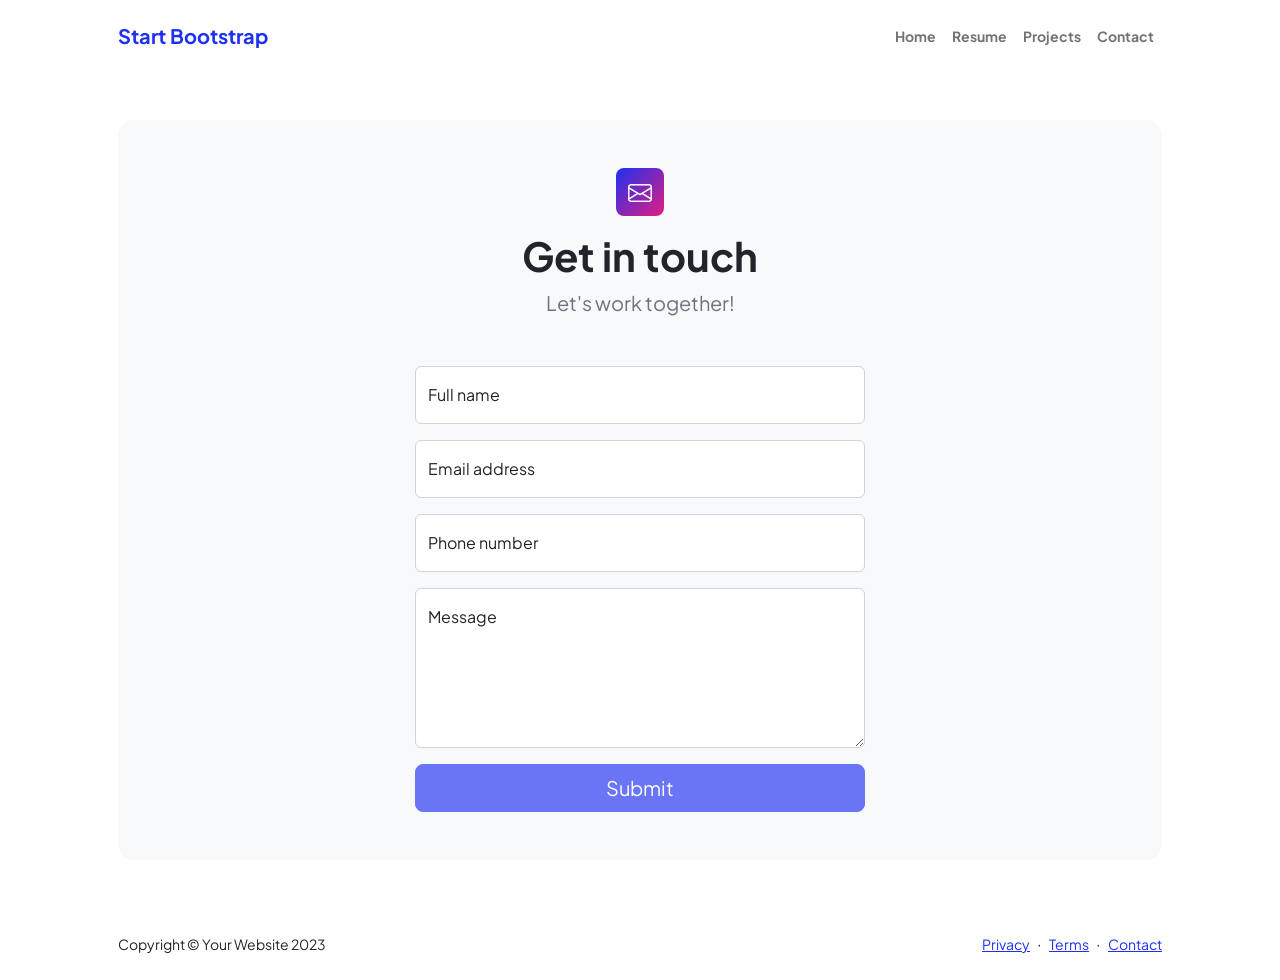
<file: contact.html>
<!DOCTYPE html>
<html lang="en">
    <head>
        <meta charset="utf-8" />
        <meta name="viewport" content="width=device-width, initial-scale=1, shrink-to-fit=no" />
        <meta name="description" content />
        <meta name="author" content />
        <title>Modern Business - Start Bootstrap Template</title>
        <!-- Favicon-->
        <link rel="icon" type="image/x-icon" href="assets/favicon.ico" />
        <!-- Custom Google font-->
        <link rel="preconnect" href="https://fonts.googleapis.com" />
        <link rel="preconnect" href="https://fonts.gstatic.com" crossorigin />
        <link href="https://fonts.googleapis.com/css2?family=Plus+Jakarta+Sans:wght@100;200;300;400;500;600;700;800;900&amp;display=swap" rel="stylesheet" />
        <!-- Bootstrap icons-->
        <link href="https://cdn.jsdelivr.net/npm/bootstrap-icons@1.8.1/font/bootstrap-icons.css" rel="stylesheet" />
        <!-- Core theme CSS (includes Bootstrap)-->
        <link href="css/styles.css" rel="stylesheet" />
    </head>
    <body class="d-flex flex-column">
        <main class="flex-shrink-0">
            <!-- Navigation-->
            <nav class="navbar navbar-expand-lg navbar-light bg-white py-3">
                <div class="container px-5">
                    <a class="navbar-brand" href="index.html"><span class="fw-bolder text-primary">Start Bootstrap</span></a>
                    <button class="navbar-toggler" type="button" data-bs-toggle="collapse" data-bs-target="#navbarSupportedContent" aria-controls="navbarSupportedContent" aria-expanded="false" aria-label="Toggle navigation"><span class="navbar-toggler-icon"></span></button>
                    <div class="collapse navbar-collapse" id="navbarSupportedContent">
                        <ul class="navbar-nav ms-auto mb-2 mb-lg-0 small fw-bolder">
                            <li class="nav-item"><a class="nav-link" href="index.html">Home</a></li>
                            <li class="nav-item"><a class="nav-link" href="resume.html">Resume</a></li>
                            <li class="nav-item"><a class="nav-link" href="projects.html">Projects</a></li>
                            <li class="nav-item"><a class="nav-link" href="contact.html">Contact</a></li>
                        </ul>
                    </div>
                </div>
            </nav>
            <!-- Page content-->
            <section class="py-5">
                <div class="container px-5">
                    <!-- Contact form-->
                    <div class="bg-light rounded-4 py-5 px-4 px-md-5">
                        <div class="text-center mb-5">
                            <div class="feature bg-primary bg-gradient-primary-to-secondary text-white rounded-3 mb-3"><i class="bi bi-envelope"></i></div>
                            <h1 class="fw-bolder">Get in touch</h1>
                            <p class="lead fw-normal text-muted mb-0">Let's work together!</p>
                        </div>
                        <div class="row gx-5 justify-content-center">
                            <div class="col-lg-8 col-xl-6">
                                <!-- * * * * * * * * * * * * * * *-->
                                <!-- * * SB Forms Contact Form * *-->
                                <!-- * * * * * * * * * * * * * * *-->
                                <!-- This form is pre-integrated with SB Forms.-->
                                <!-- To make this form functional, sign up at-->
                                <!-- https://startbootstrap.com/solution/contact-forms-->
                                <!-- to get an API token!-->
                                <form id="contactForm" data-sb-form-api-token="API_TOKEN">
                                    <!-- Name input-->
                                    <div class="form-floating mb-3">
                                        <input class="form-control" id="name" type="text" placeholder="Enter your name..." data-sb-validations="required" />
                                        <label for="name">Full name</label>
                                        <div class="invalid-feedback" data-sb-feedback="name:required">A name is required.</div>
                                    </div>
                                    <!-- Email address input-->
                                    <div class="form-floating mb-3">
                                        <input class="form-control" id="email" type="email" placeholder="name@example.com" data-sb-validations="required,email" />
                                        <label for="email">Email address</label>
                                        <div class="invalid-feedback" data-sb-feedback="email:required">An email is required.</div>
                                        <div class="invalid-feedback" data-sb-feedback="email:email">Email is not valid.</div>
                                    </div>
                                    <!-- Phone number input-->
                                    <div class="form-floating mb-3">
                                        <input class="form-control" id="phone" type="tel" placeholder="(123) 456-7890" data-sb-validations="required" />
                                        <label for="phone">Phone number</label>
                                        <div class="invalid-feedback" data-sb-feedback="phone:required">A phone number is required.</div>
                                    </div>
                                    <!-- Message input-->
                                    <div class="form-floating mb-3">
                                        <textarea class="form-control" id="message" type="text" placeholder="Enter your message here..." style="height: 10rem" data-sb-validations="required"></textarea>
                                        <label for="message">Message</label>
                                        <div class="invalid-feedback" data-sb-feedback="message:required">A message is required.</div>
                                    </div>
                                    <!-- Submit success message-->
                                    <!---->
                                    <!-- This is what your users will see when the form-->
                                    <!-- has successfully submitted-->
                                    <div class="d-none" id="submitSuccessMessage">
                                        <div class="text-center mb-3">
                                            <div class="fw-bolder">Form submission successful!</div>
                                            To activate this form, sign up at
                                            <br />
                                            <a href="https://startbootstrap.com/solution/contact-forms">https://startbootstrap.com/solution/contact-forms</a>
                                        </div>
                                    </div>
                                    <!-- Submit error message-->
                                    <!---->
                                    <!-- This is what your users will see when there is-->
                                    <!-- an error submitting the form-->
                                    <div class="d-none" id="submitErrorMessage"><div class="text-center text-danger mb-3">Error sending message!</div></div>
                                    <!-- Submit Button-->
                                    <div class="d-grid"><button class="btn btn-primary btn-lg disabled" id="submitButton" type="submit">Submit</button></div>
                                </form>
                            </div>
                        </div>
                    </div>
                </div>
            </section>
        </main>
        <!-- Footer-->
        <footer class="bg-white py-4 mt-auto">
            <div class="container px-5">
                <div class="row align-items-center justify-content-between flex-column flex-sm-row">
                    <div class="col-auto"><div class="small m-0">Copyright &copy; Your Website 2023</div></div>
                    <div class="col-auto">
                        <a class="small" href="#!">Privacy</a>
                        <span class="mx-1">&middot;</span>
                        <a class="small" href="#!">Terms</a>
                        <span class="mx-1">&middot;</span>
                        <a class="small" href="#!">Contact</a>
                    </div>
                </div>
            </div>
        </footer>
        <!-- Bootstrap core JS-->
        <script src="https://cdn.jsdelivr.net/npm/bootstrap@5.2.3/dist/js/bootstrap.bundle.min.js"></script>
        <!-- Core theme JS-->
        <script src="js/scripts.js"></script>
        <!-- * * * * * * * * * * * * * * * * * * * * * * * * * * * * * * * * * * * * * * * *-->
        <!-- * *                               SB Forms JS                               * *-->
        <!-- * * Activate your form at https://startbootstrap.com/solution/contact-forms * *-->
        <!-- * * * * * * * * * * * * * * * * * * * * * * * * * * * * * * * * * * * * * * * *-->
        <script src="https://cdn.startbootstrap.com/sb-forms-latest.js"></script>
    </body>
</html>
</file>
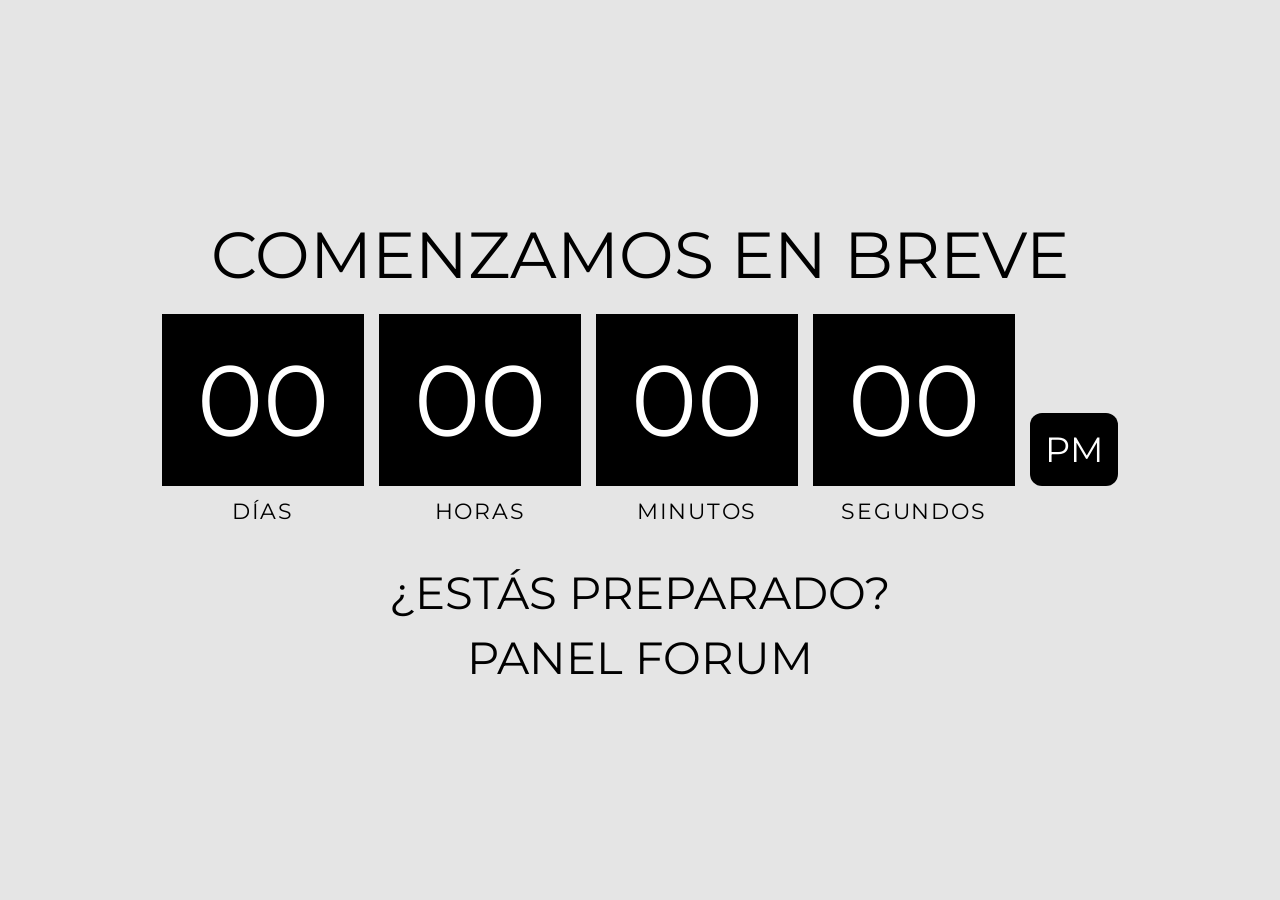
<file: hora.html>
<!DOCTYPE html>
<html lang="es">
<head>
<meta charset="UTF-8">
<meta name="viewport" content="width=device-width, initial-scale=1.0">
<title>Cuenta Regresiva</title>

<link href="https://fonts.googleapis.com/css2?family=Montserrat:wght@700&display=swap" rel="stylesheet">

<style>
body{
    margin:0;
    background:#e5e5e5;
    font-family:'Montserrat', sans-serif;
    display:flex;
    flex-direction:column;
    justify-content:center;
    align-items:center;
    height:100vh;
}

.titulo{
    font-size:65px;
    margin-bottom:20px;
    text-align:center;
}

.reloj{
    display:flex;
    align-items:flex-end;
    gap:15px;
    flex-wrap:wrap;
    justify-content:center;
}

.col{
    display:flex;
    flex-direction:column;
    align-items:center;
    gap:12px;
}

.label{
    font-size:22px;
    color:black;
    text-transform:uppercase;
    letter-spacing:0.08em;
}

.caja{
    background:black;
    color:white;
    font-size:100px;
    padding:25px 35px;
    text-align:center;
    min-width:110px;
}

.pm{
    background:black;
    color:white;
    font-size:35px;
    padding:15px;
    border-radius:12px;
}

.sub{
    margin-top:40px;
    font-size:45px;
    text-align:center;
}

.sub2{
    margin-top:10px;
    font-size:45px;
    text-align:center;
}

@media (max-width: 900px){
    .titulo{
        font-size:40px;
    }

    .caja{
        font-size:60px;
        min-width:80px;
        padding:20px;
    }

    .sub,
    .sub2{
        font-size:30px;
    }
}
</style>
</head>

<body>

<div class="titulo">COMENZAMOS EN BREVE</div>

<div class="reloj">

    <div class="col">
        <div class="caja" id="dias">00</div>
        <div class="label">Días</div>
    </div>

    <div class="col">
        <div class="caja" id="hora">00</div>
        <div class="label">Horas</div>
    </div>

    <div class="col">
        <div class="caja" id="min">00</div>
        <div class="label">Minutos</div>
    </div>

    <div class="col">
        <div class="caja" id="seg">00</div>
        <div class="label">Segundos</div>
    </div>

    <div class="col">
        <div class="pm" id="ampm">PM</div>
        <div class="label">&nbsp;</div>
    </div>

</div>

<div class="sub">¿ESTÁS PREPARADO?</div>
<div class="sub2">PANEL FORUM</div>

<script>

function getObjetivo() {
    return new Date(
        2026, // año
        5,    // junio (0=enero, 5=junio)
        20,   // día
        16,   // hora (4 PM)
        30,   // minutos
        0,
        0
    );
}

function actualizarCuenta() {

    const ahora = new Date();
    const objetivo = getObjetivo();

    let diferencia = objetivo - ahora;

    if (diferencia <= 0) {
        document.getElementById('dias').textContent = '00';
        document.getElementById('hora').textContent = '00';
        document.getElementById('min').textContent = '00';
        document.getElementById('seg').textContent = '00';
        document.getElementById('ampm').textContent = 'PM';
        return;
    }

    const dias = Math.floor(diferencia / (1000 * 60 * 60 * 24));
    diferencia -= dias * (1000 * 60 * 60 * 24);

    const horas = Math.floor(diferencia / (1000 * 60 * 60));
    diferencia -= horas * (1000 * 60 * 60);

    const minutos = Math.floor(diferencia / (1000 * 60));
    diferencia -= minutos * (1000 * 60);

    const segundos = Math.floor(diferencia / 1000);

    document.getElementById('dias').textContent =
        dias < 10 ? '0' + dias : dias;

    document.getElementById('hora').textContent =
        horas < 10 ? '0' + horas : horas;

    document.getElementById('min').textContent =
        minutos < 10 ? '0' + minutos : minutos;

    document.getElementById('seg').textContent =
        segundos < 10 ? '0' + segundos : segundos;

    document.getElementById('ampm').textContent = 'PM';
}

actualizarCuenta();
setInterval(actualizarCuenta, 1000);

</script>

</body>
</html>
</file>
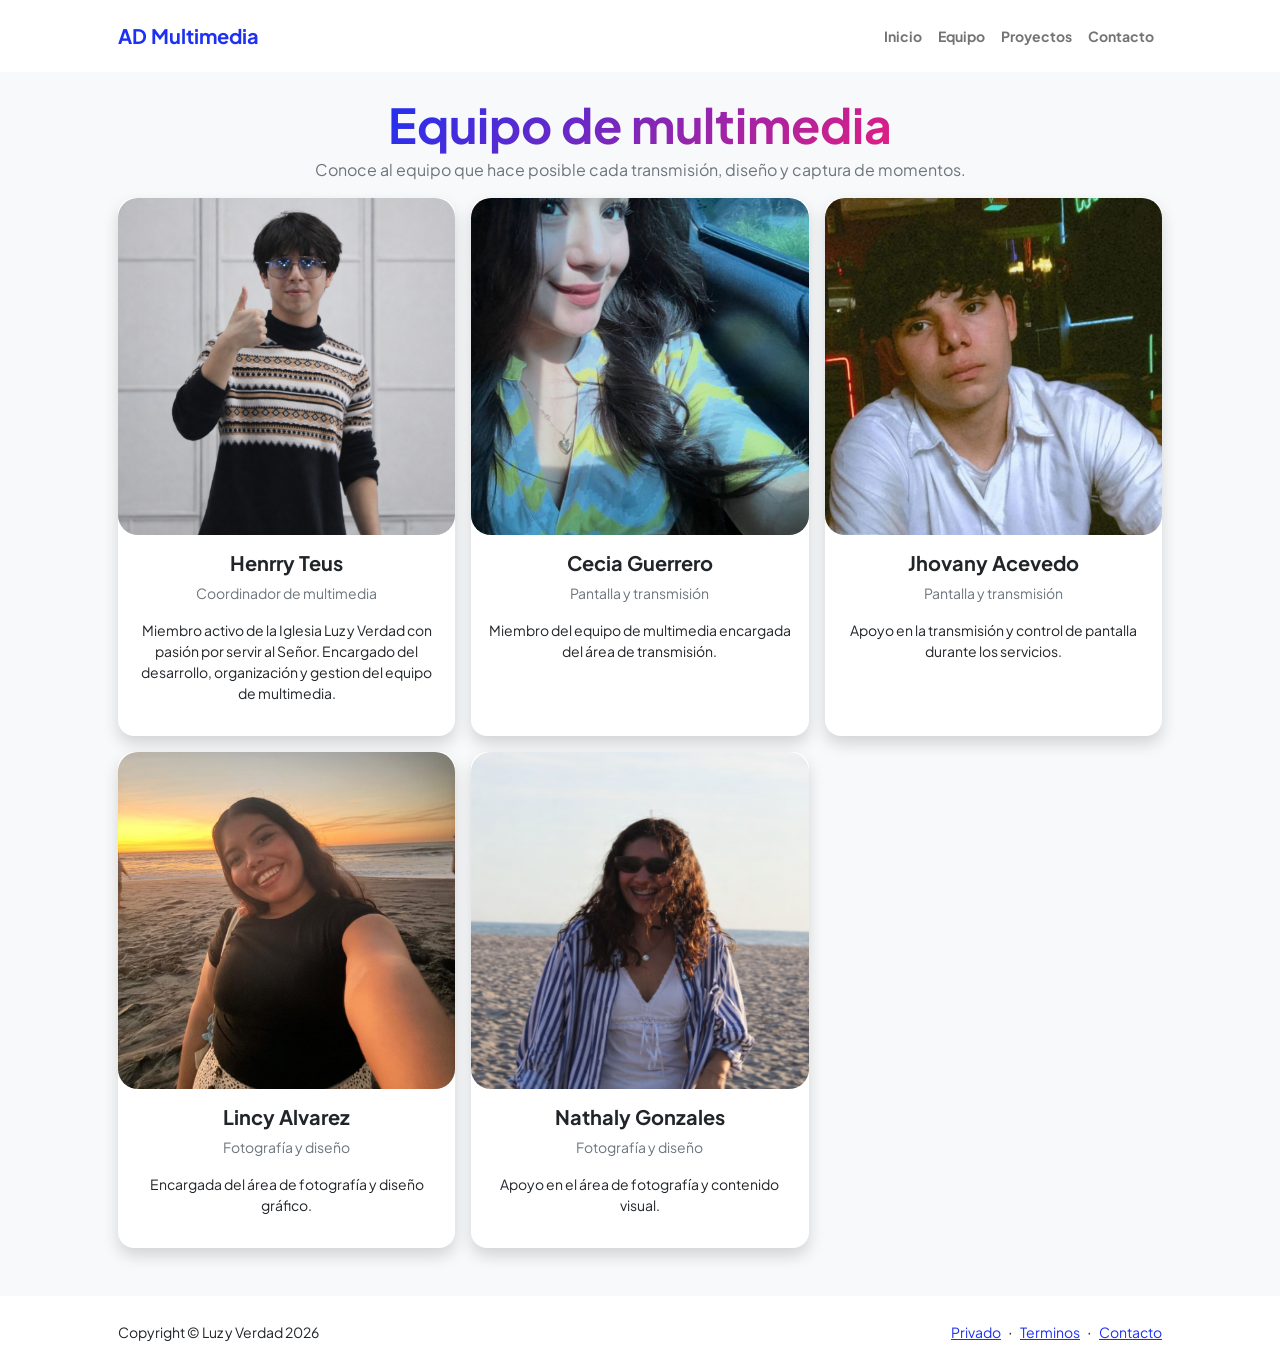
<file: resume.html>
<!DOCTYPE html>
<html lang="en">
    <head>
        <meta charset="utf-8" />
        <meta name="viewport" content="width=device-width, initial-scale=1, shrink-to-fit=no" />
        <meta name="description" content="" />
        <meta name="author" content="" />
        <title>Equipo de multimedia</title>
        <!-- Favicon-->
        <link rel="icon" type="image/png" href="assets/logo.png" />
        <!-- Custom Google font-->
        <link rel="preconnect" href="https://fonts.googleapis.com" />
        <link rel="preconnect" href="https://fonts.gstatic.com" crossorigin />
        <link href="https://fonts.googleapis.com/css2?family=Plus+Jakarta+Sans:wght@100;200;300;400;500;600;700;800;900&amp;display=swap" rel="stylesheet" />
        <!-- Bootstrap icons-->
        <link href="https://cdn.jsdelivr.net/npm/bootstrap-icons@1.8.1/font/bootstrap-icons.css" rel="stylesheet" />
        <!-- Core theme CSS (includes Bootstrap)-->
        <link href="css/styles.css" rel="stylesheet" />
    </head>
    <body class="d-flex flex-column h-100 bg-light">
        <main class="flex-shrink-0">
            <!-- Navigation-->
            <nav class="navbar navbar-expand-lg navbar-light bg-white py-3">
                <div class="container px-5">
                    <a class="navbar-brand" href="index.html"><span class="fw-bolder text-primary">AD Multimedia</span></a>
                    <button class="navbar-toggler" type="button" data-bs-toggle="collapse" data-bs-target="#navbarSupportedContent" aria-controls="navbarSupportedContent" aria-expanded="false" aria-label="Toggle navigation"><span class="navbar-toggler-icon"></span></button>
                    <div class="collapse navbar-collapse" id="navbarSupportedContent">
                        <ul class="navbar-nav ms-auto mb-2 mb-lg-0 small fw-bolder">
                           <li class="nav-item"><a class="nav-link" href="index.html">Inicio</a></li>
                            <li class="nav-item"><a class="nav-link" href="resume.html">Equipo</a></li>
                            <li class="nav-item"><a class="nav-link" href="projects.html">Proyectos</a></li>
                            <li class="nav-item"><a class="nav-link" href="contact.html">Contacto</a></li>
                        </ul>
                    </div>
                </div>
            </nav>
            <!-- Page Content-->
            <div class="container px-5 mt-4 mb-5 team-page">
                <div class="text-center mb-3 team-title">
                    <h1 class="display-5 fw-bolder mb-1"><span class="text-gradient d-inline">Equipo de multimedia</span></h1>
                    <p class="text-muted fs-6 mb-3">Conoce al equipo que hace posible cada transmisión, diseño y captura de momentos.</p>
                </div>

                <div class="row g-3 team-row">


        <!-- miembro 1 -->
        <div class="col-md-6 col-lg-4">
            <div class="card shadow border-0 rounded-4 h-100 text-center team-card">

                <div class="img-container">
                    <img src="img/Teus.png" class="img-fluid rounded-4" alt="Henrry">
                </div>

                <div class="card-body">
                    <h5 class="fw-bolder">Henrry Teus</h5>
                    <p class="text-muted small">Coordinador de multimedia</p>

                    <p class="small">
                        Miembro activo de la Iglesia Luz y Verdad con pasión por servir al Señor.
                        Encargado del desarrollo, organización y gestion del equipo de multimedia.
                    </p>
                </div>

            </div>
        </div>

        <!-- miembro 2 -->
        <div class="col-md-6 col-lg-4">
            <div class="card shadow border-0 rounded-4 h-100 text-center team-card">

                <div class="img-container">
                    <img src="img/Cecia.jpeg" class="img-fluid rounded-4" alt="Cecia">
                </div>

                <div class="card-body">
                    <h5 class="fw-bolder">Cecia Guerrero</h5>
                    <p class="text-muted small">Pantalla y transmisión</p>

                    <p class="small">
                        Miembro del equipo de multimedia encargada del área de transmisión.
                    </p>
                </div>

            </div>
        </div>

        <!-- miembro 3 -->
        <div class="col-md-6 col-lg-4">
            <div class="card shadow border-0 rounded-4 h-100 text-center team-card">

                <div class="img-container">
                    <img src="img/junior.jpeg" class="img-fluid rounded-4" alt="Jhovany">
                </div>

                <div class="card-body">
                    <h5 class="fw-bolder">Jhovany Acevedo</h5>
                    <p class="text-muted small">Pantalla y transmisión</p>

                    <p class="small">
                        Apoyo en la transmisión y control de pantalla durante los servicios.
                    </p>
                </div>

            </div>
        </div>

        <!-- miembro 4 -->
        <div class="col-md-6 col-lg-4">
            <div class="card shadow border-0 rounded-4 h-100 text-center team-card">

                <div class="img-container">
                    <img src="img/Tatiana.jpeg" class="img-fluid rounded-4" alt="Lincy">
                </div>

                <div class="card-body">
                    <h5 class="fw-bolder">Lincy Alvarez</h5>
                    <p class="text-muted small">Fotografía y diseño</p>

                    <p class="small">
                        Encargada del área de fotografía y diseño gráfico.
                    </p>
                </div>

            </div>
        </div>

        <!-- miembro 5 -->
        <div class="col-md-6 col-lg-4">
            <div class="card shadow border-0 rounded-4 h-100 text-center team-card">

                <div class="img-container">
                    <img src="img/Nathaly.png" class="img-fluid rounded-4" alt="Nathaly">
                </div>

                <div class="card-body">
                    <h5 class="fw-bolder">Nathaly Gonzales</h5>
                    <p class="text-muted small">Fotografía y diseño</p>

                    <p class="small">
                        Apoyo en el área de fotografía y contenido visual.
                    </p>
                </div>

            </div>
        </div>

    </div>
</div>
        </main>
        <!-- Footer-->
        <footer class="bg-white py-4 mt-auto">
            <div class="container px-5">
                <div class="row align-items-center justify-content-between flex-column flex-sm-row">
                    <div class="col-auto"><div class="small m-0">Copyright &copy; Luz y Verdad 2026</div></div>
                    <div class="col-auto">
                        <a class="small" href="#!">Privado</a>
                        <span class="mx-1">&middot;</span>
                        <a class="small" href="#!">Terminos</a>
                        <span class="mx-1">&middot;</span>
                        <a class="small" href="#!">Contacto</a>
                    </div>
                </div>
            </div>
        </footer>
        <!-- Bootstrap core JS-->
        <script src="https://cdn.jsdelivr.net/npm/bootstrap@5.2.3/dist/js/bootstrap.bundle.min.js"></script>
        <!-- Core theme JS-->
        <script src="js/scripts.js"></script>
    </body>
</html>
</file>
